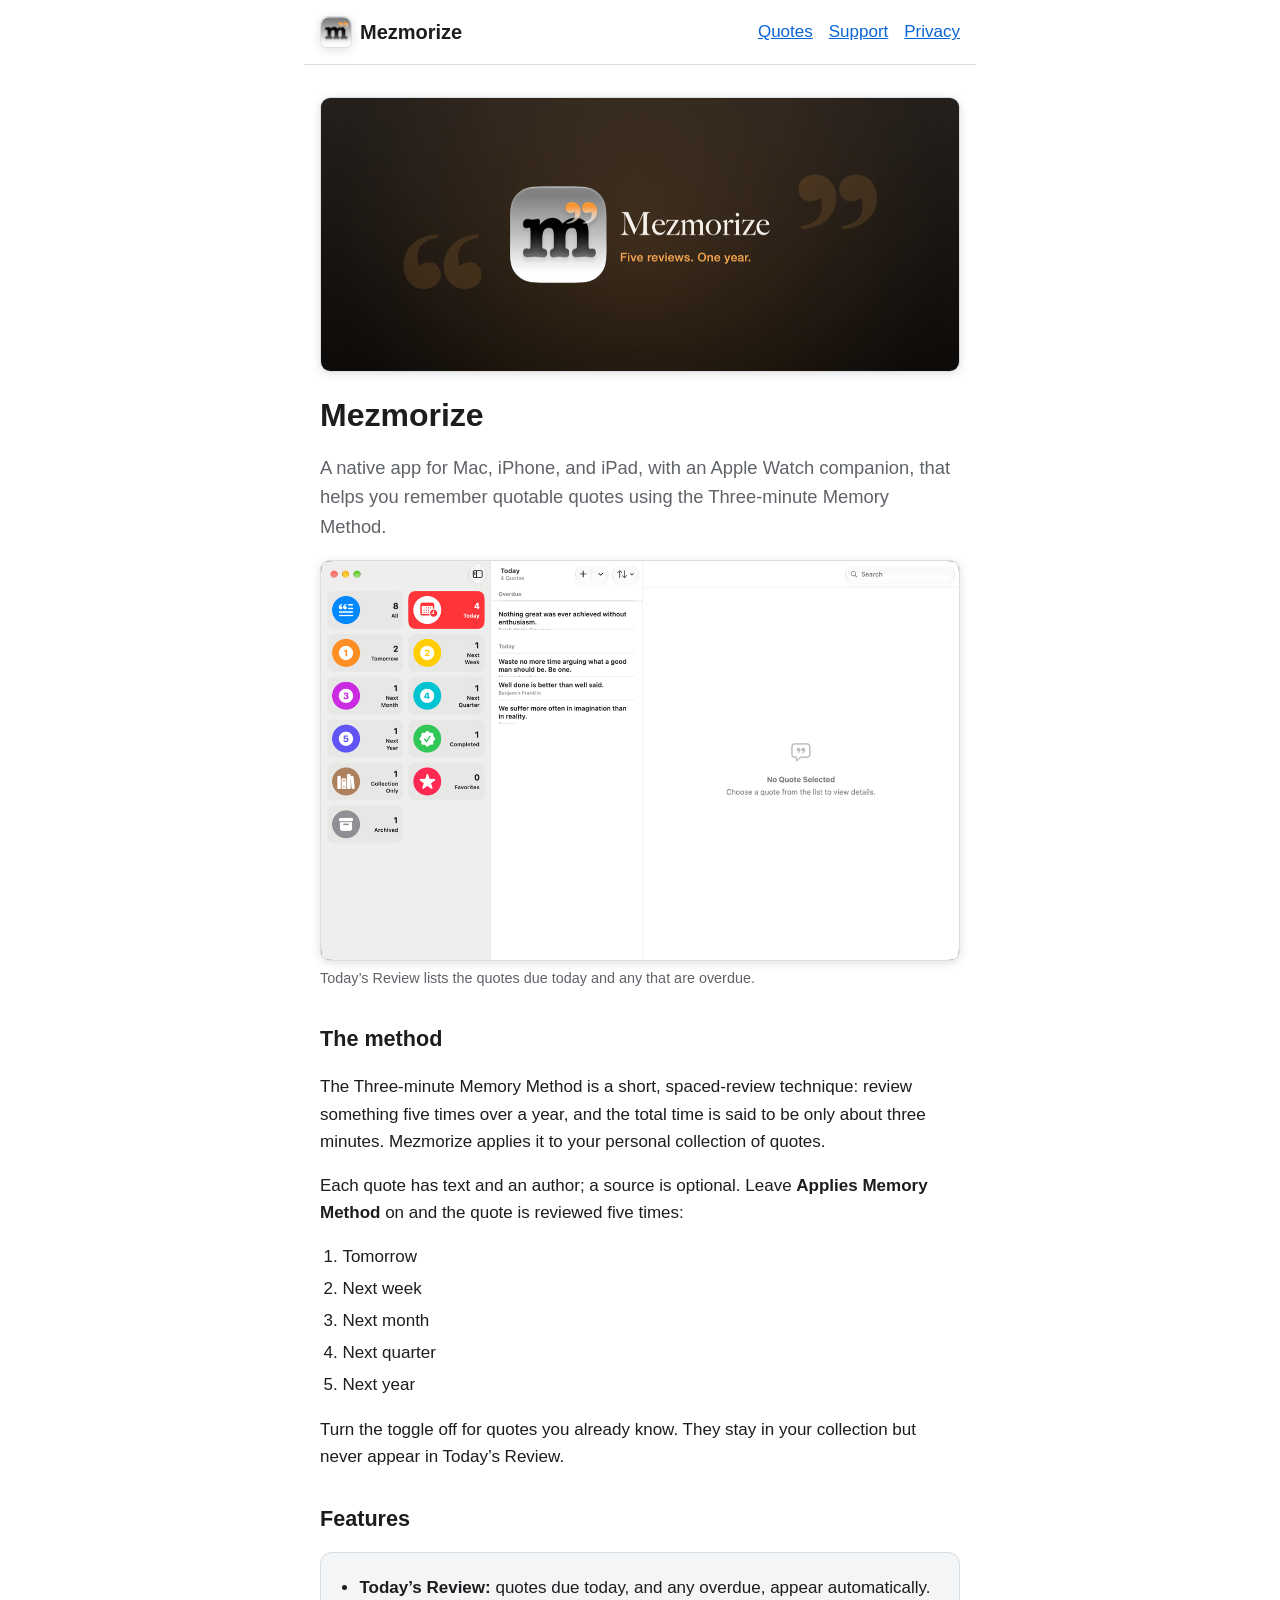
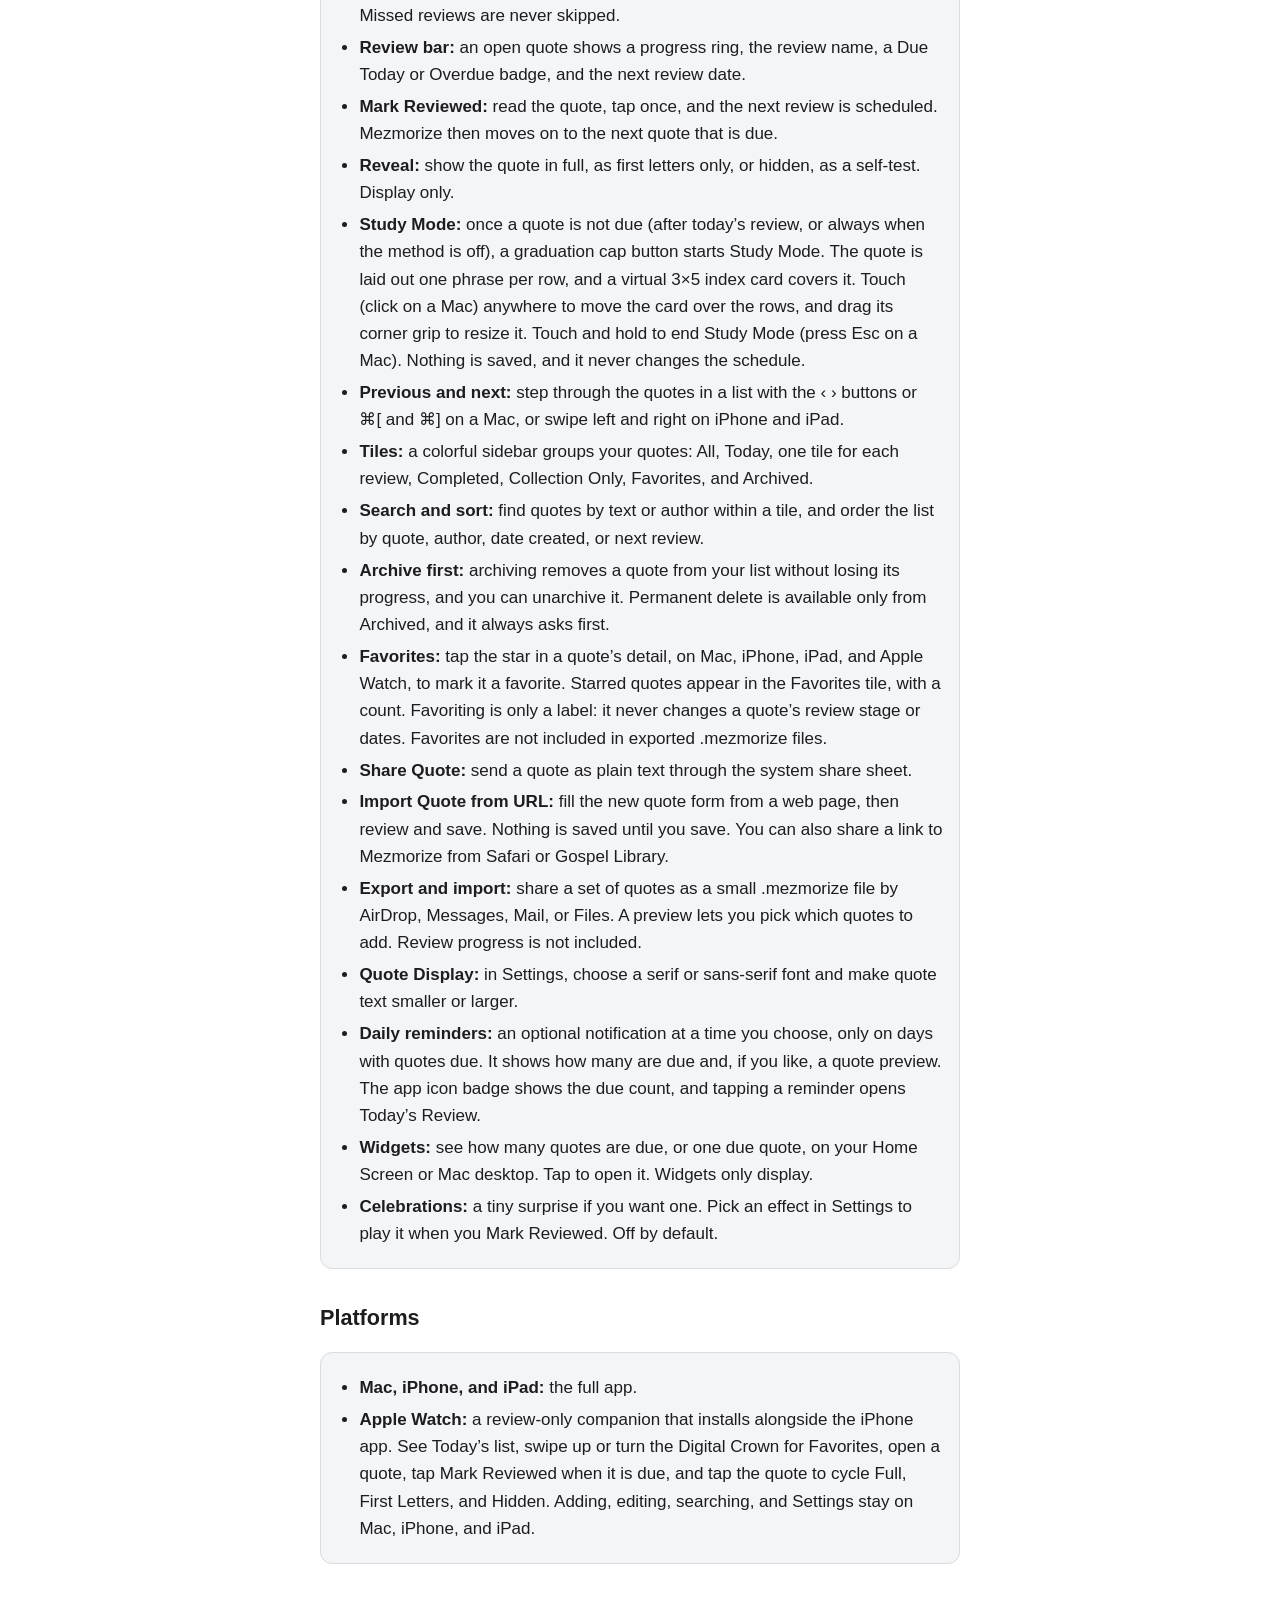
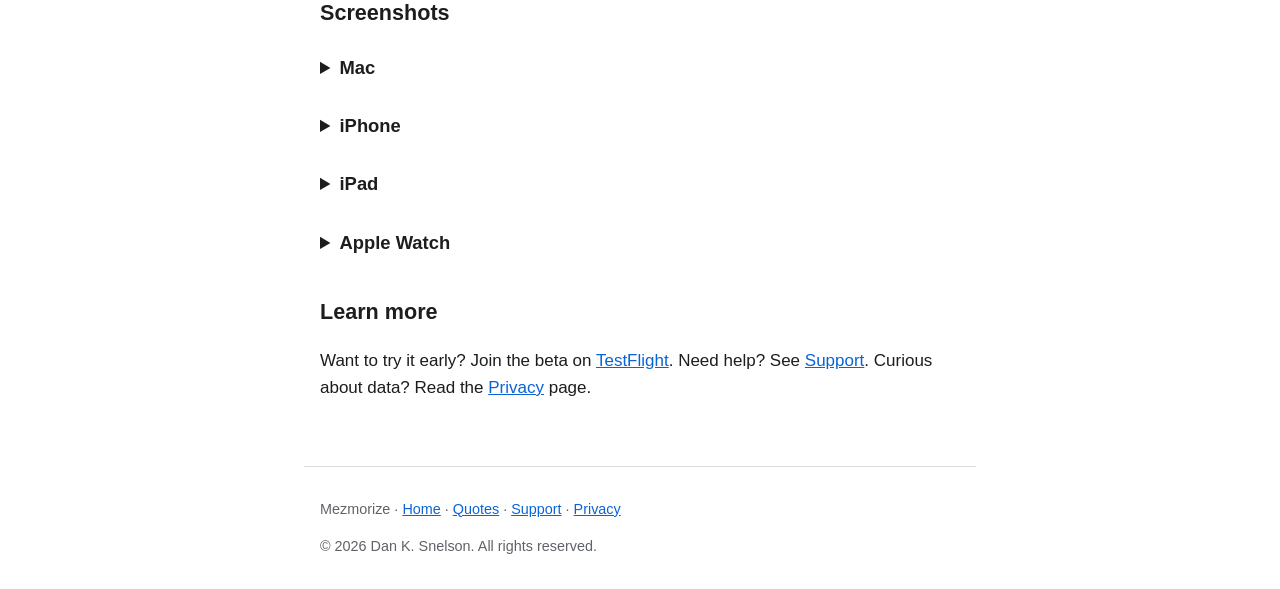
<file: index.html>
<!doctype html>
<html lang="en">
<head>
<meta charset="utf-8">
<meta name="viewport" content="width=device-width, initial-scale=1">
<title>Mezmorize</title>
<meta name="description" content="A native SwiftUI app for Mac, iPhone, iPad, and Apple Watch that helps you remember quotable quotes.">
<link rel="stylesheet" href="style.css">
<script src="lightbox.js" defer></script>
</head>
<body>
<header>
<a class="brand" href="index.html"><img src="images/mezmorize_icon_128.png" alt="" width="32" height="32">Mezmorize</a>
<nav><a href="quotes.html">Quotes</a><a href="support.html">Support</a><a href="privacy.html">Privacy</a></nav>
</header>
<main>
<figure class="shot"><img src="screenshots/web/header/header-1200x514.png" alt="Mezmorize: five reviews, one year." width="1200" height="514" decoding="async"></figure>
<h1>Mezmorize</h1>
<p class="lead">A native app for Mac, iPhone, and iPad, with an Apple Watch companion, that helps you remember quotable quotes using the Three-minute Memory Method.</p>

<figure class="shot hero"><picture><source media="(prefers-color-scheme: dark)" srcset="screenshots/web/mac/01-todays-review-dark.png"><img src="screenshots/web/mac/01-todays-review.png" alt="Mezmorize on Mac: the tile sidebar, the Today&rsquo;s Review list with one overdue quote and three due today, and a quote open with its review bar." width="1200" height="750" decoding="async"></picture><figcaption>Today&rsquo;s Review lists the quotes due today and any that are overdue.</figcaption></figure>

<h2>The method</h2>
<p>The Three-minute Memory Method is a short, spaced-review technique: review something five times over a year, and the total time is said to be only about three minutes. Mezmorize applies it to your personal collection of quotes.</p>
<p>Each quote has text and an author; a source is optional. Leave <strong>Applies Memory Method</strong> on and the quote is reviewed five times:</p>
<ol>
<li>Tomorrow</li>
<li>Next week</li>
<li>Next month</li>
<li>Next quarter</li>
<li>Next year</li>
</ol>
<p>Turn the toggle off for quotes you already know. They stay in your collection but never appear in Today&rsquo;s Review.</p>

<h2>Features</h2>
<div class="card">
<ul>
<li><strong>Today&rsquo;s Review:</strong> quotes due today, and any overdue, appear automatically. Missed reviews are never skipped.</li>
<li><strong>Review bar:</strong> an open quote shows a progress ring, the review name, a Due Today or Overdue badge, and the next review date.</li>
<li><strong>Mark Reviewed:</strong> read the quote, tap once, and the next review is scheduled. Mezmorize then moves on to the next quote that is due.</li>
<li><strong>Reveal:</strong> show the quote in full, as first letters only, or hidden, as a self-test. Display only.</li>
<li><strong>Study Mode:</strong> once a quote is not due (after today&rsquo;s review, or always when the method is off), a graduation cap button starts Study Mode. The quote is laid out one phrase per row, and a virtual 3&times;5 index card covers it. Touch (click on a Mac) anywhere to move the card over the rows, and drag its corner grip to resize it. Touch and hold to end Study Mode (press Esc on a Mac). Nothing is saved, and it never changes the schedule.</li>
<li><strong>Previous and next:</strong> step through the quotes in a list with the &lsaquo; &rsaquo; buttons or &#8984;[ and &#8984;] on a Mac, or swipe left and right on iPhone and iPad.</li>
<li><strong>Tiles:</strong> a colorful sidebar groups your quotes: All, Today, one tile for each review, Completed, Collection Only, Favorites, and Archived.</li>
<li><strong>Search and sort:</strong> find quotes by text or author within a tile, and order the list by quote, author, date created, or next review.</li>
<li><strong>Archive first:</strong> archiving removes a quote from your list without losing its progress, and you can unarchive it. Permanent delete is available only from Archived, and it always asks first.</li>
<li><strong>Favorites:</strong> tap the star in a quote&rsquo;s detail, on Mac, iPhone, iPad, and Apple Watch, to mark it a favorite. Starred quotes appear in the Favorites tile, with a count. Favoriting is only a label: it never changes a quote&rsquo;s review stage or dates. Favorites are not included in exported .mezmorize files.</li>
<li><strong>Share Quote:</strong> send a quote as plain text through the system share sheet.</li>
<li><strong>Import Quote from URL:</strong> fill the new quote form from a web page, then review and save. Nothing is saved until you save. You can also share a link to Mezmorize from Safari or Gospel Library.</li>
<li><strong>Export and import:</strong> share a set of quotes as a small .mezmorize file by AirDrop, Messages, Mail, or Files. A preview lets you pick which quotes to add. Review progress is not included.</li>
<li><strong>Quote Display:</strong> in Settings, choose a serif or sans-serif font and make quote text smaller or larger.</li>
<li><strong>Daily reminders:</strong> an optional notification at a time you choose, only on days with quotes due. It shows how many are due and, if you like, a quote preview. The app icon badge shows the due count, and tapping a reminder opens Today&rsquo;s Review.</li>
<li><strong>Widgets:</strong> see how many quotes are due, or one due quote, on your Home Screen or Mac desktop. Tap to open it. Widgets only display.</li>
<li><strong>Celebrations:</strong> a tiny surprise if you want one. Pick an effect in Settings to play it when you Mark Reviewed. Off by default.</li>
</ul>
</div>

<h2>Platforms</h2>
<div class="card">
<ul>
<li><strong>Mac, iPhone, and iPad:</strong> the full app.</li>
<li><strong>Apple Watch:</strong> a review-only companion that installs alongside the iPhone app. See Today&rsquo;s list, swipe up or turn the Digital Crown for Favorites, open a quote, tap Mark Reviewed when it is due, and tap the quote to cycle Full, First Letters, and Hidden. Adding, editing, searching, and Settings stay on Mac, iPhone, and iPad.</li>
</ul>
</div>

<h2>Screenshots</h2>
<details class="platform">
<summary>Mac</summary>
<div class="shots">
<figure class="shot"><picture><source media="(prefers-color-scheme: dark)" srcset="screenshots/web/mac/02-quote-detail-dark.png"><img src="screenshots/web/mac/02-quote-detail.png" alt="A quote open on Mac, with the review bar at the bottom showing a progress ring, the 1-week review, a Due Today badge, the next review date, and a Mark Reviewed button." loading="lazy" decoding="async" width="1200" height="750"></picture><figcaption>Open a quote, check the review bar, then tap Mark Reviewed to schedule the next review.</figcaption></figure>
<figure class="shot"><img src="screenshots/web/mac/03-study-mode.png" alt="Study Mode on Mac: the Epictetus quote laid out one phrase per row, with its first phrase visible above a lined 3x5 index card that hides the rest. The quote list beside it is blurred." loading="lazy" decoding="async" width="1200" height="750"><figcaption>Study Mode: a 3&times;5 card hides the rest of the quote. Move it down to reveal one phrase at a time.</figcaption></figure>
<figure class="shot"><img src="screenshots/web/mac/04-reveal-hidden.png" alt="A quote on Mac with its words replaced by dashes so you can test yourself." loading="lazy" decoding="async" width="1200" height="750"><figcaption>Reveal: cycle a quote between Full, First Letters, and Hidden to test yourself.</figcaption></figure>
<figure class="shot"><img src="screenshots/web/mac/05-search.png" alt="Searching within a collection of quotes by text or author." loading="lazy" decoding="async" width="1200" height="750"><figcaption>Search within a collection by text or author.</figcaption></figure>
<figure class="shot"><img src="screenshots/web/mac/06-new-quote.png" alt="The new quote form with fields for the quote text, author, and optional source." loading="lazy" decoding="async" width="1200" height="750"><figcaption>Add a quote with its text, author, and optional source.</figcaption></figure>
<figure class="shot"><img src="screenshots/web/mac/07-import-url.png" alt="The Import from URL screen, which fills the new quote form from a web page." loading="lazy" decoding="async" width="1200" height="750"><figcaption>Import from URL fills the new quote form from a web page. Review it, then save.</figcaption></figure>
</div>
</details>

<details class="platform">
<summary>iPhone</summary>
<div class="phones">
<figure><picture><source media="(prefers-color-scheme: dark)" srcset="screenshots/web/iphone/08-todays-review-dark.png"><img src="screenshots/web/iphone/02-todays-review.png" alt="Today&rsquo;s Review on iPhone, listing one overdue quote and three due today, with a button to add a quote." loading="lazy" decoding="async" width="460" height="1000"></picture><figcaption>Today&rsquo;s Review: quotes due today and any overdue.</figcaption></figure>
<figure><img src="screenshots/web/iphone/03-quote-detail.png" alt="A quote on iPhone with the review bar at the bottom: a progress ring, the review name, a Due Today badge, and a button to mark it reviewed." loading="lazy" decoding="async" width="460" height="1000"><figcaption>Check the review bar, then Mark Reviewed.</figcaption></figure>
<figure><img src="screenshots/web/iphone/04-study-mode.png" alt="Study Mode on iPhone: the Epictetus quote with its first phrase visible above a lined 3x5 index card that hides the rest." loading="lazy" decoding="async" width="460" height="1000"><figcaption>Study Mode: a 3&times;5 card hides the rest of the quote.</figcaption></figure>
<figure><img src="screenshots/web/iphone/06-search.png" alt="Searching for an author on iPhone, with matching quotes listed above the search field." loading="lazy" decoding="async" width="460" height="1000"><figcaption>Search by text or author.</figcaption></figure>
</div>
</details>

<details class="platform">
<summary>iPad</summary>
<div class="shots">
<figure><picture><source media="(prefers-color-scheme: dark)" srcset="screenshots/web/ipad/07-todays-review-dark.png"><img src="screenshots/web/ipad/01-todays-review.png" alt="Today&rsquo;s Review on iPad, listing the quotes that are due today and any that are overdue." loading="lazy" decoding="async" width="1000" height="750"></picture><figcaption>Today&rsquo;s Review: quotes due today and any overdue.</figcaption></figure>
<figure><img src="screenshots/web/ipad/02-quote-detail.png" alt="A quote on iPad with the review bar at the bottom showing progress and a Mark Reviewed button." loading="lazy" decoding="async" width="1000" height="750"><figcaption>Check the review bar, then Mark Reviewed.</figcaption></figure>
<figure><img src="screenshots/web/ipad/03-study-mode.png" alt="Study Mode on iPad: the Epictetus quote with its first phrase visible above a lined 3x5 index card that hides the rest. The list column is blurred." loading="lazy" decoding="async" width="1000" height="750"><figcaption>Study Mode: a 3&times;5 card hides the rest of the quote. Move it down to reveal one phrase at a time.</figcaption></figure>
<figure><img src="screenshots/web/ipad/05-search.png" alt="Searching for quotes by text or author on iPad." loading="lazy" decoding="async" width="1000" height="750"><figcaption>Search by text or author.</figcaption></figure>
</div>
</details>

<details class="platform">
<summary>Apple Watch</summary>
<div class="phones">
<figure><img src="screenshots/web/watch/01-today.png" alt="Today list on Apple Watch: quotes that are overdue, then due today." loading="lazy" decoding="async" width="416" height="496"><figcaption>Today lists the quotes that are due.</figcaption></figure>
<figure><img src="screenshots/web/watch/02-quote-detail.png" alt="A quote on Apple Watch with its author and review progress." loading="lazy" decoding="async" width="416" height="496"><figcaption>Open a quote to see its progress.</figcaption></figure>
<figure><img src="screenshots/web/watch/03-reveal-hidden.png" alt="A quote on Apple Watch with its text hidden." loading="lazy" decoding="async" width="416" height="496"><figcaption>Tap the quote to cycle Full, First Letters, and Hidden.</figcaption></figure>
</div>
</details>

<h2>Learn more</h2>
<p>Want to try it early? Join the beta on <a href="testflight.html">TestFlight</a>. Need help? See <a href="support.html">Support</a>. Curious about data? Read the <a href="privacy.html">Privacy</a> page.</p>
</main>
<footer>
<p>Mezmorize &middot; <a href="index.html">Home</a> &middot; <a href="quotes.html">Quotes</a> &middot; <a href="support.html">Support</a> &middot; <a href="privacy.html">Privacy</a></p>
<p>&copy; 2026 Dan K. Snelson. All rights reserved.</p>
</footer>
</body>
</html>
</file>
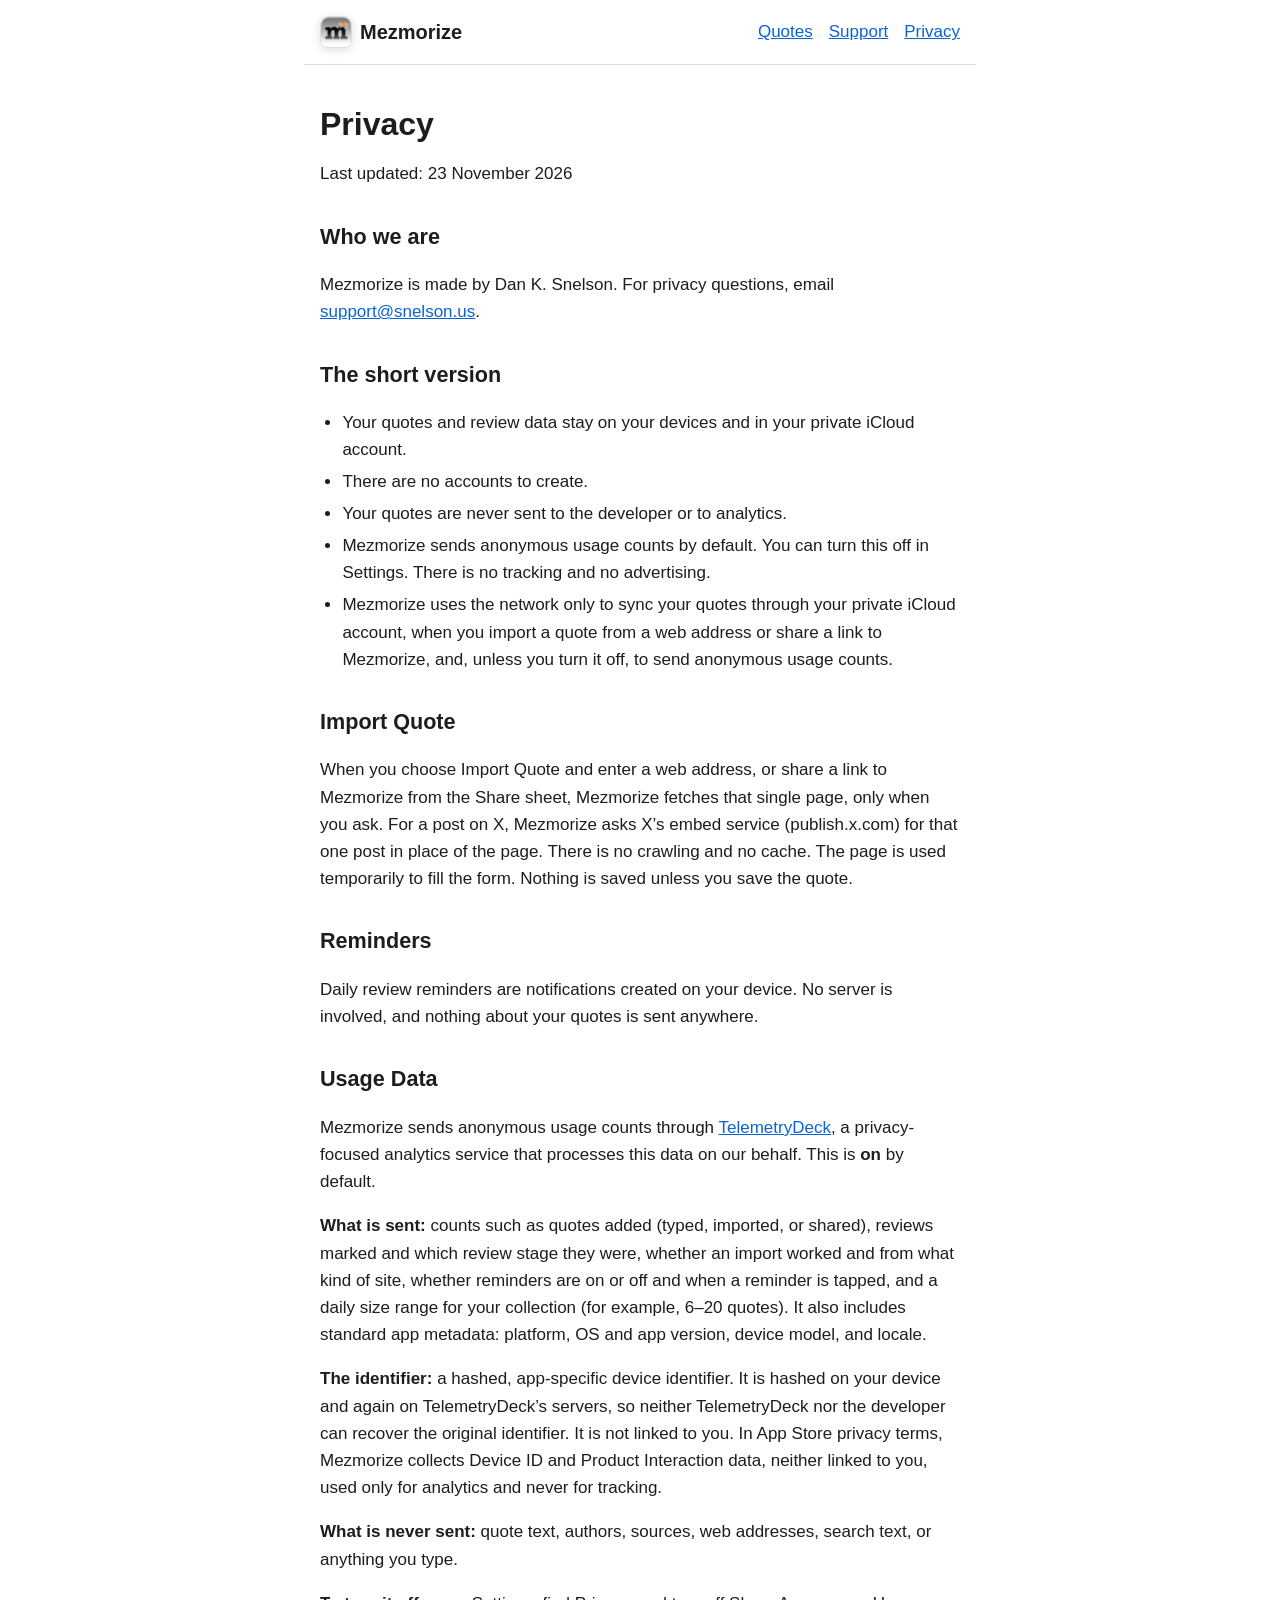
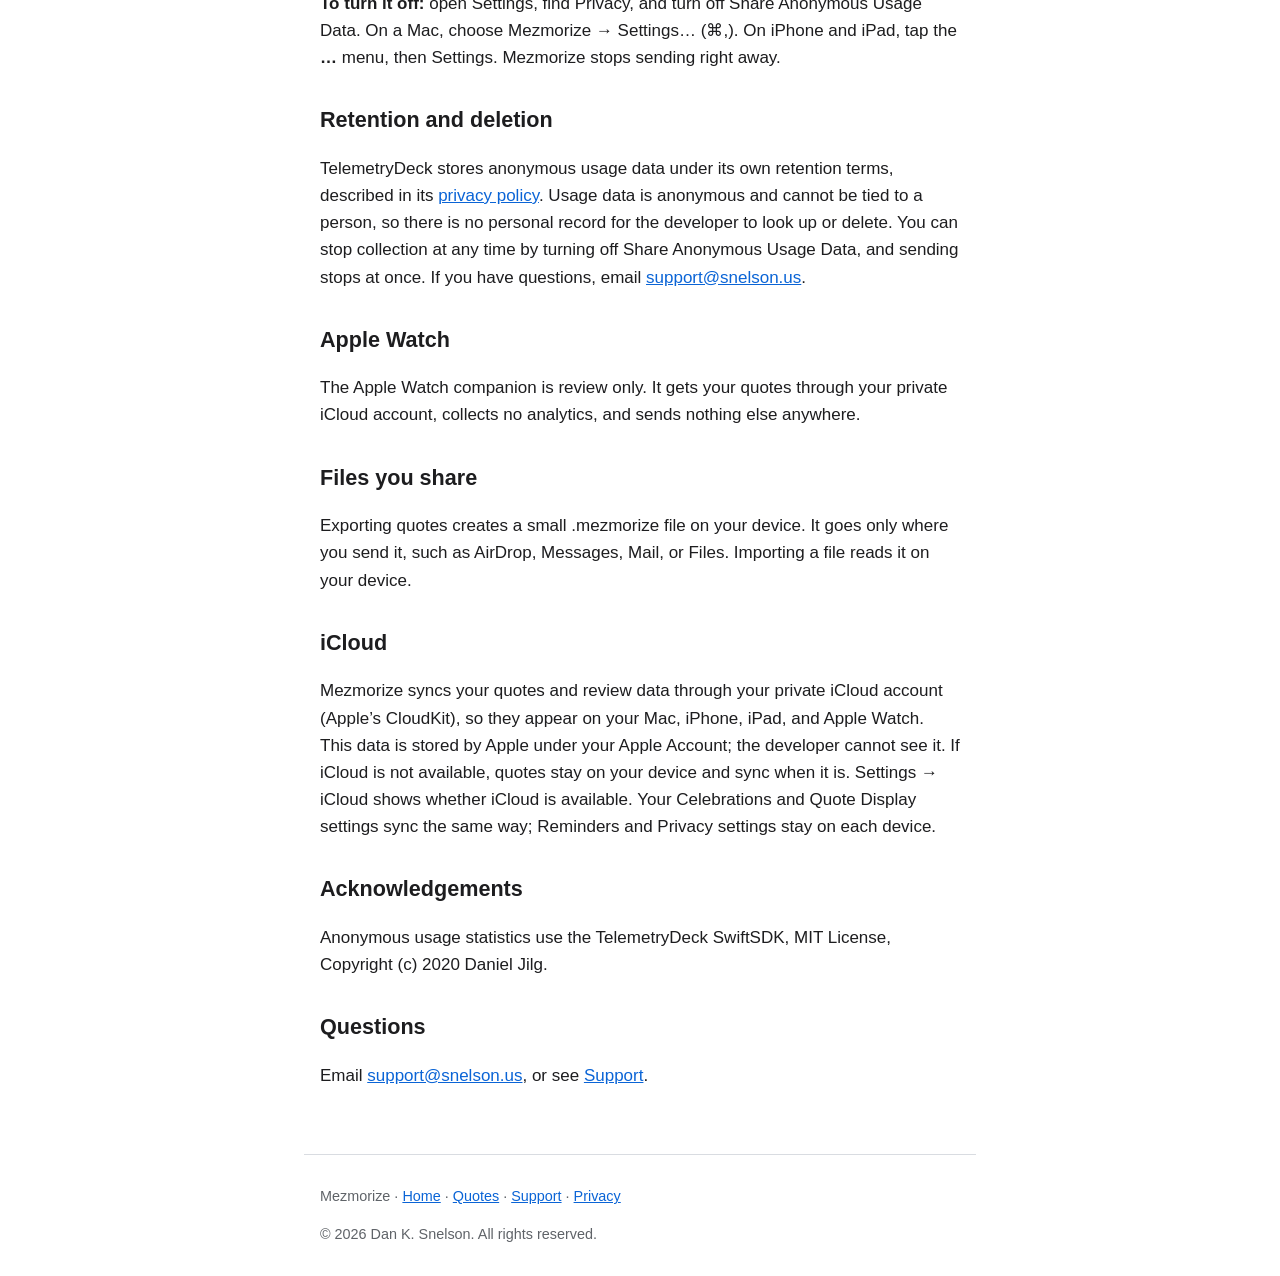
<file: privacy.html>
<!doctype html>
<html lang="en">
<head>
<meta charset="utf-8">
<meta name="viewport" content="width=device-width, initial-scale=1">
<title>Mezmorize Privacy</title>
<meta name="description" content="Mezmorize privacy policy.">
<link rel="stylesheet" href="style.css">
</head>
<body>
<header>
<a class="brand" href="index.html"><img src="images/mezmorize_icon_128.png" alt="" width="32" height="32">Mezmorize</a>
<nav><a href="quotes.html">Quotes</a><a href="support.html">Support</a><a href="privacy.html">Privacy</a></nav>
</header>
<main>
<h1>Privacy</h1>
<p>Last updated: 23 November 2026</p>
<h2>Who we are</h2>
<p>Mezmorize is made by Dan K. Snelson. For privacy questions, email <a href="mailto:support@snelson.us">support@snelson.us</a>.</p>
<h2>The short version</h2>
<ul>
<li>Your quotes and review data stay on your devices and in your private iCloud account.</li>
<li>There are no accounts to create.</li>
<li>Your quotes are never sent to the developer or to analytics.</li>
<li>Mezmorize sends anonymous usage counts by default. You can turn this off in Settings. There is no tracking and no advertising.</li>
<li>Mezmorize uses the network only to sync your quotes through your private iCloud account, when you import a quote from a web address or share a link to Mezmorize, and, unless you turn it off, to send anonymous usage counts.</li>
</ul>
<h2>Import Quote</h2>
<p>When you choose Import Quote and enter a web address, or share a link to Mezmorize from the Share sheet, Mezmorize fetches that single page, only when you ask. For a post on X, Mezmorize asks X&rsquo;s embed service (publish.x.com) for that one post in place of the page. There is no crawling and no cache. The page is used temporarily to fill the form. Nothing is saved unless you save the quote.</p>
<h2>Reminders</h2>
<p>Daily review reminders are notifications created on your device. No server is involved, and nothing about your quotes is sent anywhere.</p>
<h2>Usage Data</h2>
<p>Mezmorize sends anonymous usage counts through <a href="https://telemetrydeck.com/privacy/">TelemetryDeck</a>, a privacy-focused analytics service that processes this data on our behalf. This is <strong>on</strong> by default.</p>
<p><strong>What is sent:</strong> counts such as quotes added (typed, imported, or shared), reviews marked and which review stage they were, whether an import worked and from what kind of site, whether reminders are on or off and when a reminder is tapped, and a daily size range for your collection (for example, 6&ndash;20 quotes). It also includes standard app metadata: platform, OS and app version, device model, and locale.</p>
<p><strong>The identifier:</strong> a hashed, app-specific device identifier. It is hashed on your device and again on TelemetryDeck&rsquo;s servers, so neither TelemetryDeck nor the developer can recover the original identifier. It is not linked to you. In App Store privacy terms, Mezmorize collects Device ID and Product Interaction data, neither linked to you, used only for analytics and never for tracking.</p>
<p><strong>What is never sent:</strong> quote text, authors, sources, web addresses, search text, or anything you type.</p>
<p><strong>To turn it off:</strong> open Settings, find Privacy, and turn off Share Anonymous Usage Data. On a Mac, choose Mezmorize &rarr; Settings&hellip; (&#8984;,). On iPhone and iPad, tap the <strong>&hellip;</strong> menu, then Settings. Mezmorize stops sending right away.</p>
<h2>Retention and deletion</h2>
<p>TelemetryDeck stores anonymous usage data under its own retention terms, described in its <a href="https://telemetrydeck.com/privacy/">privacy policy</a>. Usage data is anonymous and cannot be tied to a person, so there is no personal record for the developer to look up or delete. You can stop collection at any time by turning off Share Anonymous Usage Data, and sending stops at once. If you have questions, email <a href="mailto:support@snelson.us">support@snelson.us</a>.</p>
<h2>Apple Watch</h2>
<p>The Apple Watch companion is review only. It gets your quotes through your private iCloud account, collects no analytics, and sends nothing else anywhere.</p>
<h2>Files you share</h2>
<p>Exporting quotes creates a small .mezmorize file on your device. It goes only where you send it, such as AirDrop, Messages, Mail, or Files. Importing a file reads it on your device.</p>
<h2>iCloud</h2>
<p>Mezmorize syncs your quotes and review data through your private iCloud account (Apple&rsquo;s CloudKit), so they appear on your Mac, iPhone, iPad, and Apple Watch. This data is stored by Apple under your Apple Account; the developer cannot see it. If iCloud is not available, quotes stay on your device and sync when it is. Settings &rarr; iCloud shows whether iCloud is available. Your Celebrations and Quote Display settings sync the same way; Reminders and Privacy settings stay on each device.</p>
<h2>Acknowledgements</h2>
<p>Anonymous usage statistics use the TelemetryDeck SwiftSDK, MIT License, Copyright (c) 2020 Daniel Jilg.</p>
<h2>Questions</h2>
<p>Email <a href="mailto:support@snelson.us">support@snelson.us</a>, or see <a href="support.html">Support</a>.</p>
</main>
<footer>
<p>Mezmorize &middot; <a href="index.html">Home</a> &middot; <a href="quotes.html">Quotes</a> &middot; <a href="support.html">Support</a> &middot; <a href="privacy.html">Privacy</a></p>
<p>&copy; 2026 Dan K. Snelson. All rights reserved.</p>
</footer>
</body>
</html>
</file>
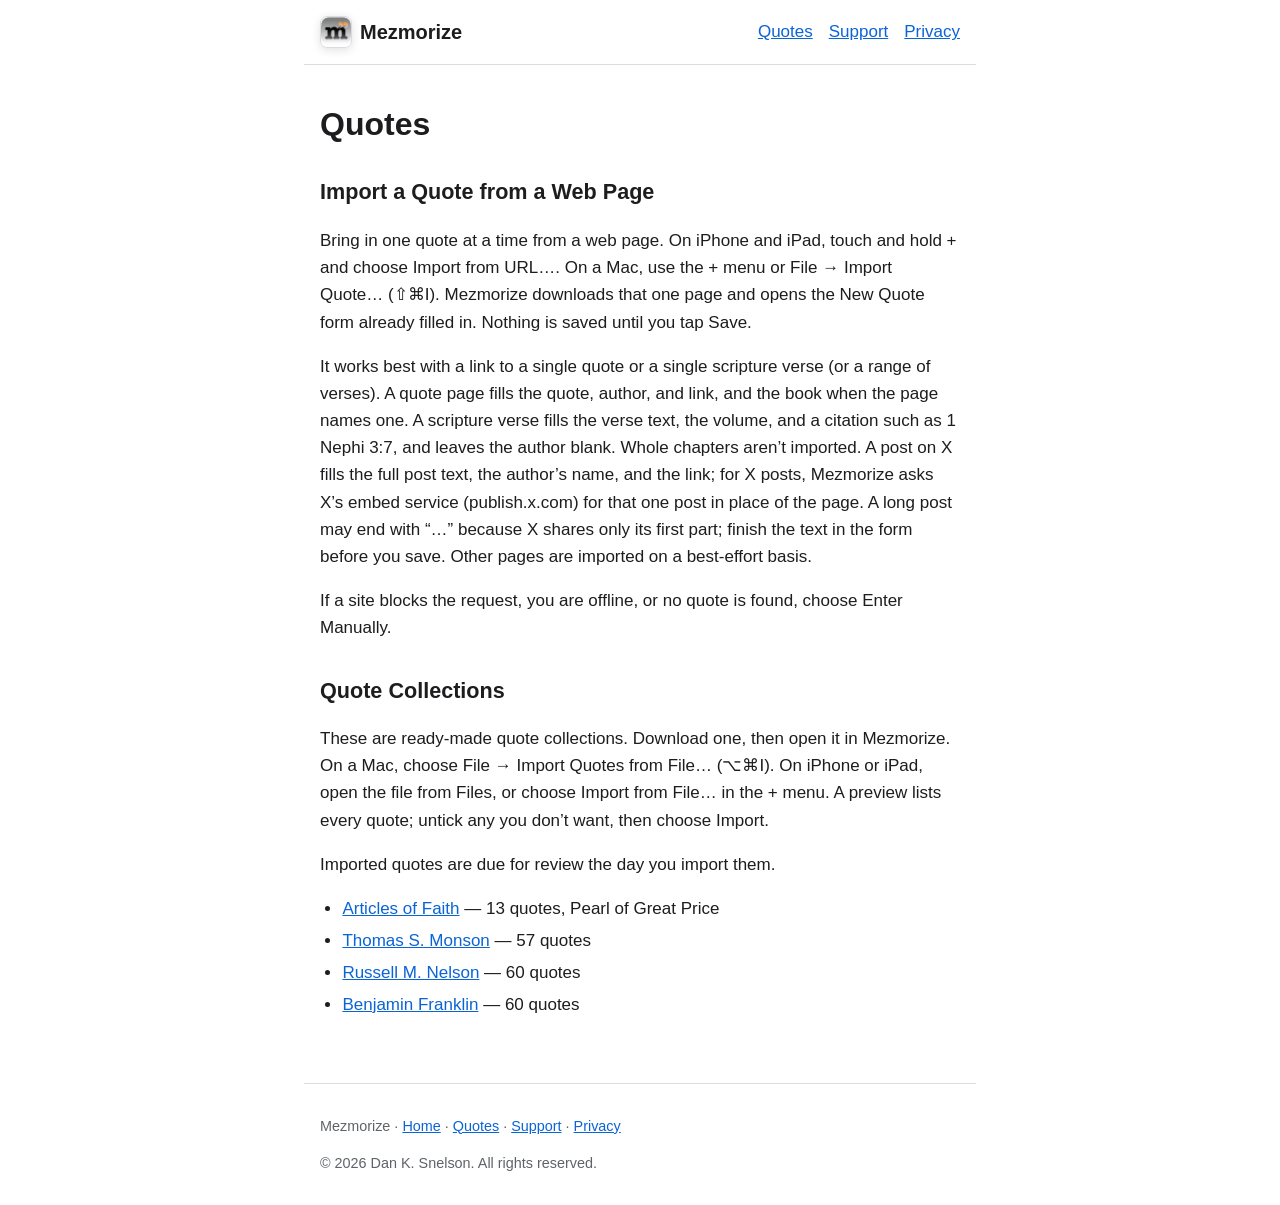
<file: quotes.html>
<!doctype html>
<html lang="en">
<head>
<meta charset="utf-8">
<meta name="viewport" content="width=device-width, initial-scale=1">
<title>Mezmorize Quotes</title>
<meta name="description" content="Ready-made quote collections for Mezmorize.">
<link rel="stylesheet" href="style.css">
</head>
<body>
<header>
<a class="brand" href="index.html"><img src="images/mezmorize_icon_128.png" alt="" width="32" height="32">Mezmorize</a>
<nav><a href="quotes.html">Quotes</a><a href="support.html">Support</a><a href="privacy.html">Privacy</a></nav>
</header>
<main>
<h1>Quotes</h1>
<h2>Import a Quote from a Web Page</h2>
<p>Bring in one quote at a time from a web page. On iPhone and iPad, touch and hold + and choose Import from URL&hellip;. On a Mac, use the + menu or File &rarr; Import Quote&hellip; (&#8679;&#8984;I). Mezmorize downloads that one page and opens the New Quote form already filled in. Nothing is saved until you tap Save.</p>
<p>It works best with a link to a single quote or a single scripture verse (or a range of verses). A quote page fills the quote, author, and link, and the book when the page names one. A scripture verse fills the verse text, the volume, and a citation such as 1 Nephi 3:7, and leaves the author blank. Whole chapters aren&rsquo;t imported. A post on X fills the full post text, the author&rsquo;s name, and the link; for X posts, Mezmorize asks X&rsquo;s embed service (publish.x.com) for that one post in place of the page. A long post may end with &ldquo;&hellip;&rdquo; because X shares only its first part; finish the text in the form before you save. Other pages are imported on a best-effort basis.</p>
<p>If a site blocks the request, you are offline, or no quote is found, choose Enter Manually.</p>
<h2>Quote Collections</h2>
<p>These are ready-made quote collections. Download one, then open it in Mezmorize. On a Mac, choose File &rarr; Import Quotes from File&hellip; (&#8997;&#8984;I). On iPhone or iPad, open the file from Files, or choose Import from File&hellip; in the + menu. A preview lists every quote; untick any you don&rsquo;t want, then choose Import.</p>
<p>Imported quotes are due for review the day you import them.</p>
<ul>
<li><a href="quotes/Articles%20of%20Faith.mezmorize" download>Articles of Faith</a> &mdash; 13 quotes, Pearl of Great Price</li>
<li><a href="quotes/Thomas%20S.%20Monson.mezmorize" download>Thomas S. Monson</a> &mdash; 57 quotes</li>
<li><a href="quotes/Russel%20M.%20Nelson.mezmorize" download>Russell M. Nelson</a> &mdash; 60 quotes</li>
<li><a href="quotes/Benjamin%20Franklin.mezmorize" download>Benjamin Franklin</a> &mdash; 60 quotes</li>
</ul>
</main>
<footer>
<p>Mezmorize &middot; <a href="index.html">Home</a> &middot; <a href="quotes.html">Quotes</a> &middot; <a href="support.html">Support</a> &middot; <a href="privacy.html">Privacy</a></p>
<p>&copy; 2026 Dan K. Snelson. All rights reserved.</p>
</footer>
</body>
</html>
</file>
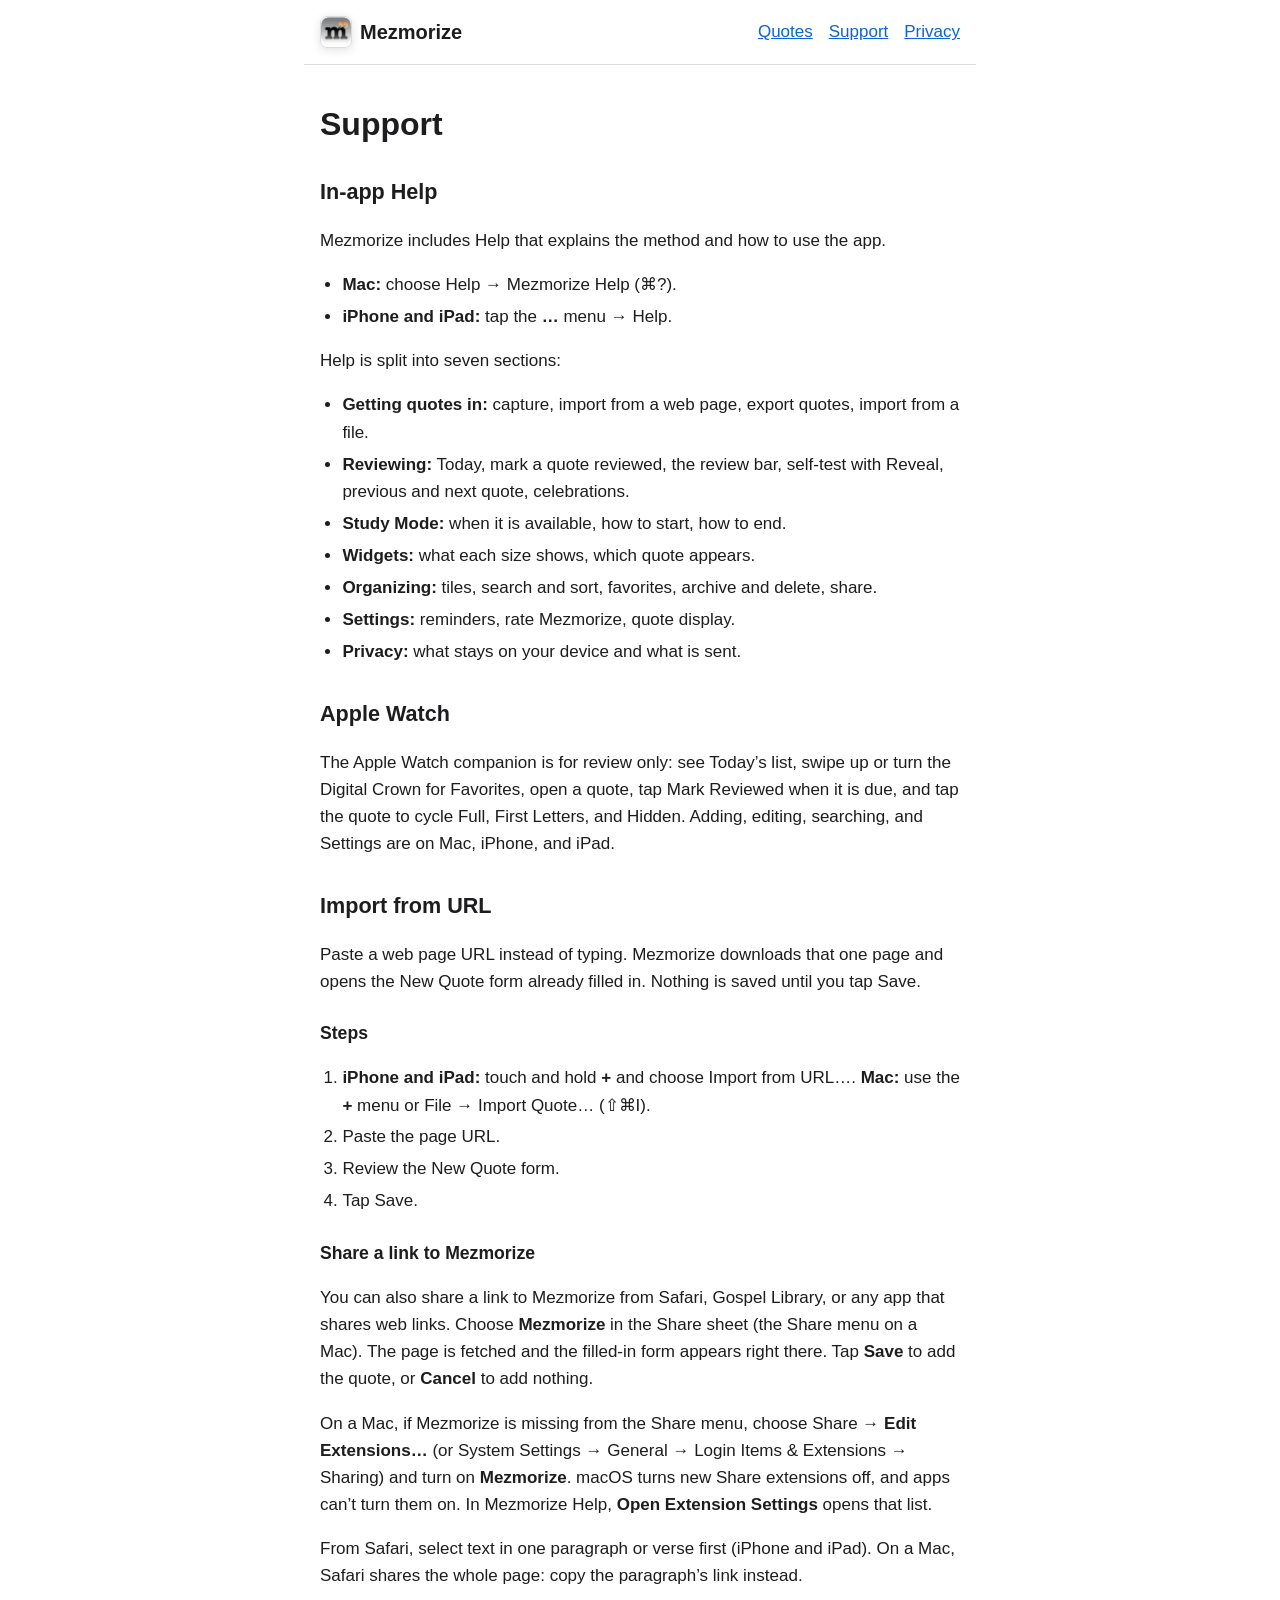
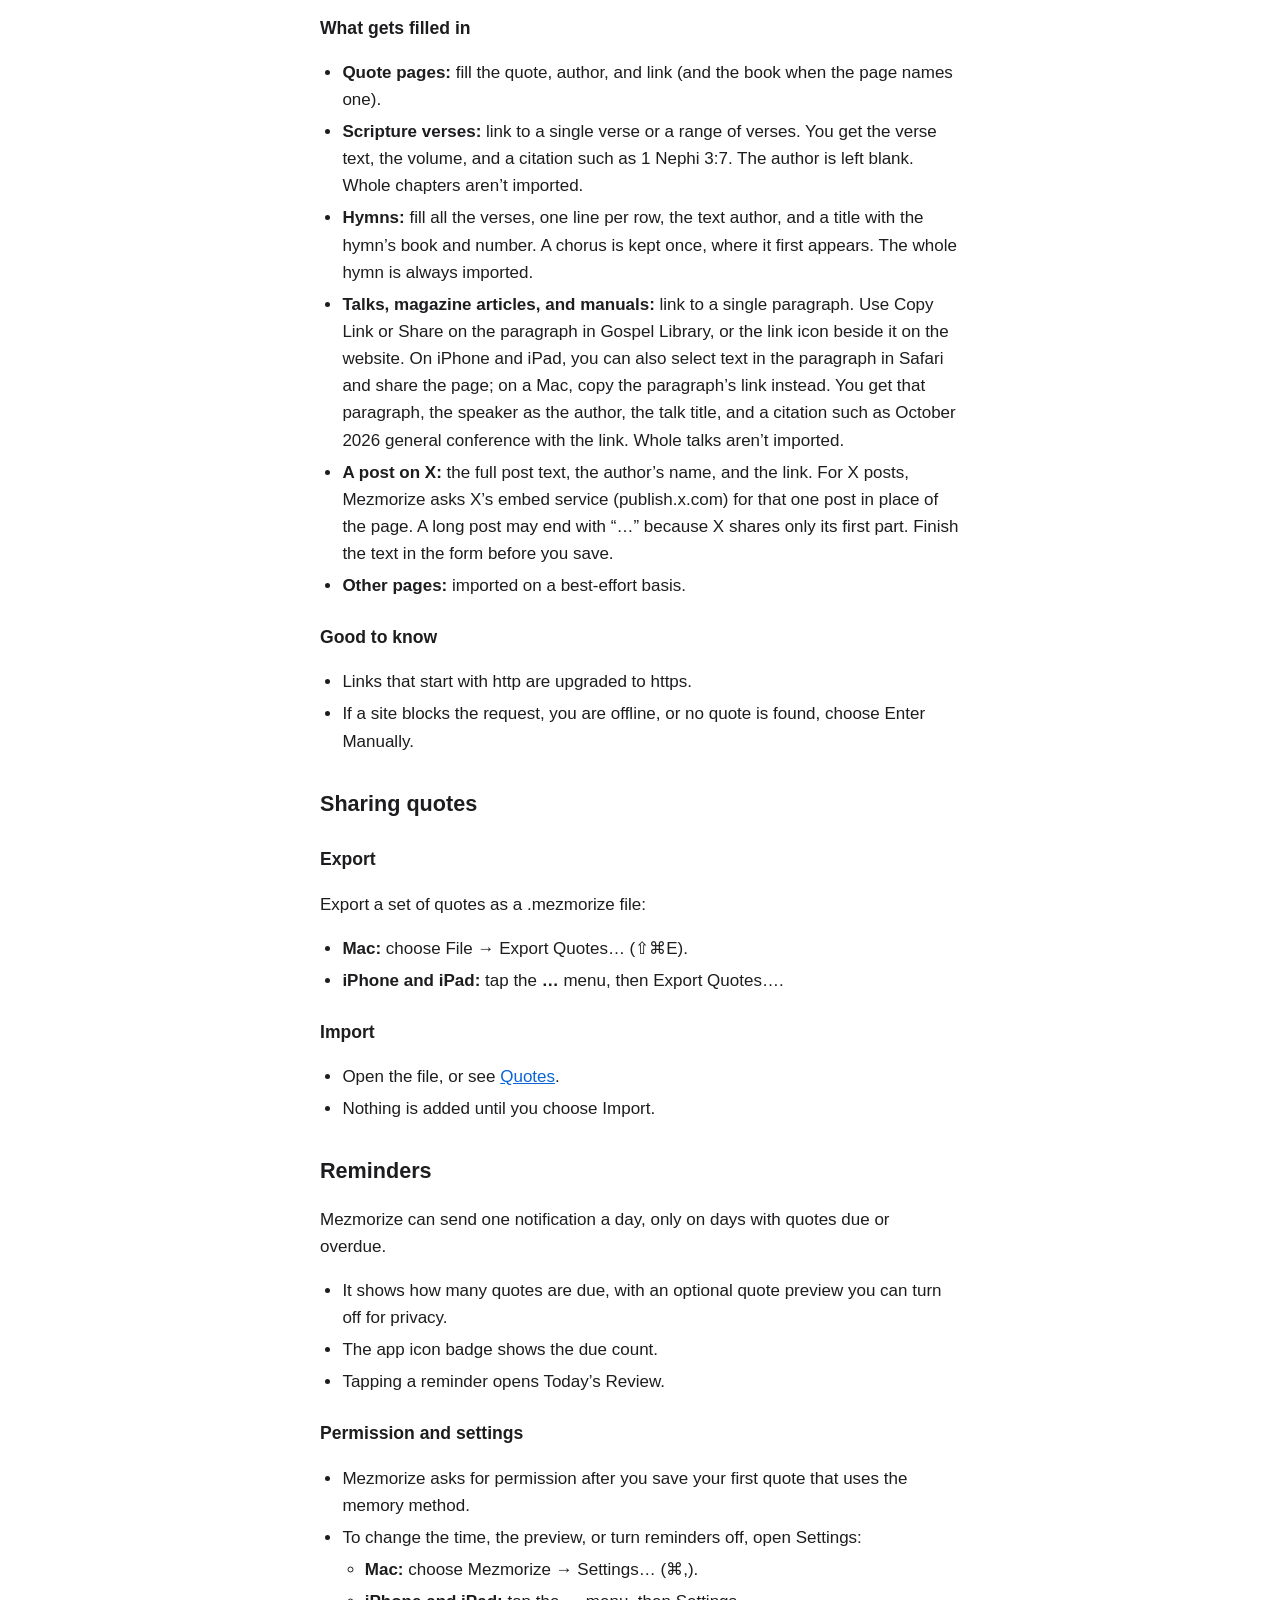
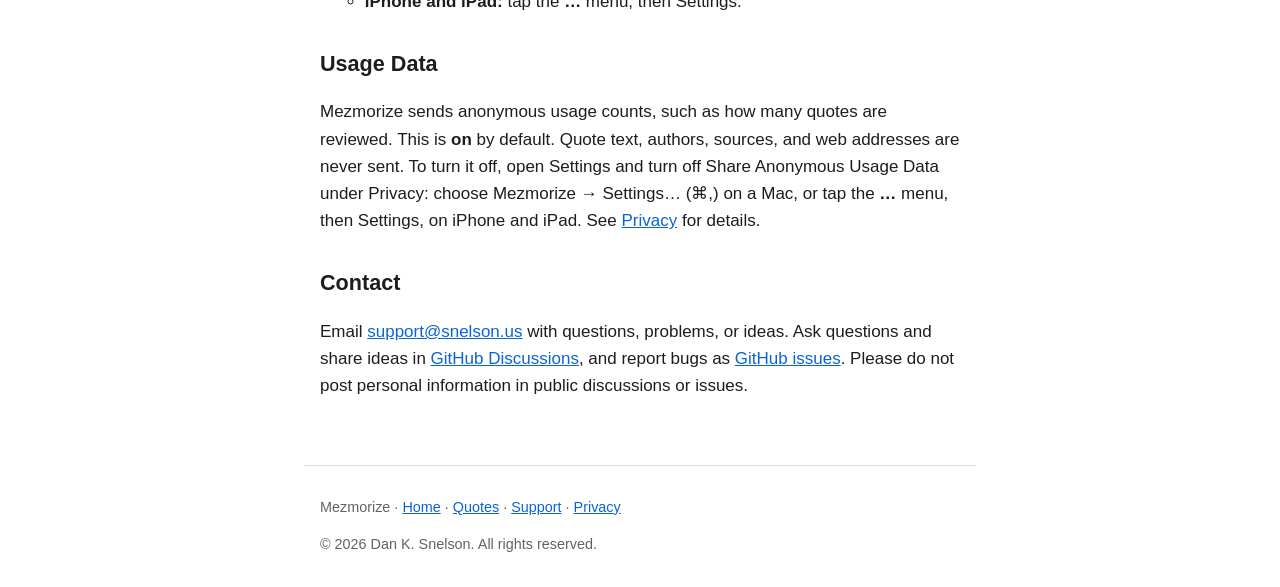
<file: support.html>
<!doctype html>
<html lang="en">
<head>
<meta charset="utf-8">
<meta name="viewport" content="width=device-width, initial-scale=1">
<title>Mezmorize Support</title>
<meta name="description" content="How to get help with Mezmorize.">
<link rel="stylesheet" href="style.css">
</head>
<body>
<header>
<a class="brand" href="index.html"><img src="images/mezmorize_icon_128.png" alt="" width="32" height="32">Mezmorize</a>
<nav><a href="quotes.html">Quotes</a><a href="support.html">Support</a><a href="privacy.html">Privacy</a></nav>
</header>
<main>
<h1>Support</h1>
<h2>In-app Help</h2>
<p>Mezmorize includes Help that explains the method and how to use the app.</p>
<ul>
<li><strong>Mac:</strong> choose Help &rarr; Mezmorize Help (&#8984;?).</li>
<li><strong>iPhone and iPad:</strong> tap the <strong>&hellip;</strong> menu &rarr; Help.</li>
</ul>
<p>Help is split into seven sections:</p>
<ul>
<li><strong>Getting quotes in:</strong> capture, import from a web page, export quotes, import from a file.</li>
<li><strong>Reviewing:</strong> Today, mark a quote reviewed, the review bar, self-test with Reveal, previous and next quote, celebrations.</li>
<li><strong>Study Mode:</strong> when it is available, how to start, how to end.</li>
<li><strong>Widgets:</strong> what each size shows, which quote appears.</li>
<li><strong>Organizing:</strong> tiles, search and sort, favorites, archive and delete, share.</li>
<li><strong>Settings:</strong> reminders, rate Mezmorize, quote display.</li>
<li><strong>Privacy:</strong> what stays on your device and what is sent.</li>
</ul>
<h2>Apple Watch</h2>
<p>The Apple Watch companion is for review only: see Today&rsquo;s list, swipe up or turn the Digital Crown for Favorites, open a quote, tap Mark Reviewed when it is due, and tap the quote to cycle Full, First Letters, and Hidden. Adding, editing, searching, and Settings are on Mac, iPhone, and iPad.</p>
<h2>Import from URL</h2>
<p>Paste a web page URL instead of typing. Mezmorize downloads that one page and opens the New Quote form already filled in. Nothing is saved until you tap Save.</p>
<h3>Steps</h3>
<ol>
<li><strong>iPhone and iPad:</strong> touch and hold <strong>+</strong> and choose Import from URL&hellip;. <strong>Mac:</strong> use the <strong>+</strong> menu or File &rarr; Import Quote&hellip; (&#8679;&#8984;I).</li>
<li>Paste the page URL.</li>
<li>Review the New Quote form.</li>
<li>Tap Save.</li>
</ol>
<h3>Share a link to Mezmorize</h3>
<p>You can also share a link to Mezmorize from Safari, Gospel Library, or any app that shares web links. Choose <strong>Mezmorize</strong> in the Share sheet (the Share menu on a Mac). The page is fetched and the filled-in form appears right there. Tap <strong>Save</strong> to add the quote, or <strong>Cancel</strong> to add nothing.</p>
<p>On a Mac, if Mezmorize is missing from the Share menu, choose Share &rarr; <strong>Edit Extensions&hellip;</strong> (or System Settings &rarr; General &rarr; Login Items &amp; Extensions &rarr; Sharing) and turn on <strong>Mezmorize</strong>. macOS turns new Share extensions off, and apps can&rsquo;t turn them on. In Mezmorize Help, <strong>Open Extension Settings</strong> opens that list.</p>
<p>From Safari, select text in one paragraph or verse first (iPhone and iPad). On a Mac, Safari shares the whole page: copy the paragraph&rsquo;s link instead.</p>
<h3>What gets filled in</h3>
<ul>
<li><strong>Quote pages:</strong> fill the quote, author, and link (and the book when the page names one).</li>
<li><strong>Scripture verses:</strong> link to a single verse or a range of verses. You get the verse text, the volume, and a citation such as 1 Nephi 3:7. The author is left blank. Whole chapters aren&rsquo;t imported.</li>
<li><strong>Hymns:</strong> fill all the verses, one line per row, the text author, and a title with the hymn&rsquo;s book and number. A chorus is kept once, where it first appears. The whole hymn is always imported.</li>
<li><strong>Talks, magazine articles, and manuals:</strong> link to a single paragraph. Use Copy Link or Share on the paragraph in Gospel Library, or the link icon beside it on the website. On iPhone and iPad, you can also select text in the paragraph in Safari and share the page; on a Mac, copy the paragraph&rsquo;s link instead. You get that paragraph, the speaker as the author, the talk title, and a citation such as October 2026 general conference with the link. Whole talks aren&rsquo;t imported.</li>
<li><strong>A post on X:</strong> the full post text, the author&rsquo;s name, and the link. For X posts, Mezmorize asks X&rsquo;s embed service (publish.x.com) for that one post in place of the page. A long post may end with &ldquo;&hellip;&rdquo; because X shares only its first part. Finish the text in the form before you save.</li>
<li><strong>Other pages:</strong> imported on a best-effort basis.</li>
</ul>
<h3>Good to know</h3>
<ul>
<li>Links that start with http are upgraded to https.</li>
<li>If a site blocks the request, you are offline, or no quote is found, choose Enter Manually.</li>
</ul>
<h2>Sharing quotes</h2>
<h3>Export</h3>
<p>Export a set of quotes as a .mezmorize file:</p>
<ul>
<li><strong>Mac:</strong> choose File &rarr; Export Quotes&hellip; (&#8679;&#8984;E).</li>
<li><strong>iPhone and iPad:</strong> tap the <strong>&hellip;</strong> menu, then Export Quotes&hellip;.</li>
</ul>
<h3>Import</h3>
<ul>
<li>Open the file, or see <a href="quotes.html">Quotes</a>.</li>
<li>Nothing is added until you choose Import.</li>
</ul>
<h2>Reminders</h2>
<p>Mezmorize can send one notification a day, only on days with quotes due or overdue.</p>
<ul>
<li>It shows how many quotes are due, with an optional quote preview you can turn off for privacy.</li>
<li>The app icon badge shows the due count.</li>
<li>Tapping a reminder opens Today&rsquo;s Review.</li>
</ul>
<h3>Permission and settings</h3>
<ul>
<li>Mezmorize asks for permission after you save your first quote that uses the memory method.</li>
<li>To change the time, the preview, or turn reminders off, open Settings:
<ul>
<li><strong>Mac:</strong> choose Mezmorize &rarr; Settings&hellip; (&#8984;,).</li>
<li><strong>iPhone and iPad:</strong> tap the <strong>&hellip;</strong> menu, then Settings.</li>
</ul>
</li>
</ul>
<h2>Usage Data</h2>
<p>Mezmorize sends anonymous usage counts, such as how many quotes are reviewed. This is <strong>on</strong> by default. Quote text, authors, sources, and web addresses are never sent. To turn it off, open Settings and turn off Share Anonymous Usage Data under Privacy: choose Mezmorize &rarr; Settings&hellip; (&#8984;,) on a Mac, or tap the <strong>&hellip;</strong> menu, then Settings, on iPhone and iPad. See <a href="privacy.html">Privacy</a> for details.</p>
<h2>Contact</h2>
<p>Email <a href="mailto:support@snelson.us">support@snelson.us</a> with questions, problems, or ideas. Ask questions and share ideas in <a href="https://github.com/dan-snelson/mezmorize-app/discussions/categories/help-q-a">GitHub Discussions</a>, and report bugs as <a href="https://github.com/dan-snelson/mezmorize-app/issues">GitHub issues</a>. Please do not post personal information in public discussions or issues.</p>
</main>
<footer>
<p>Mezmorize &middot; <a href="index.html">Home</a> &middot; <a href="quotes.html">Quotes</a> &middot; <a href="support.html">Support</a> &middot; <a href="privacy.html">Privacy</a></p>
<p>&copy; 2026 Dan K. Snelson. All rights reserved.</p>
</footer>
</body>
</html>
</file>
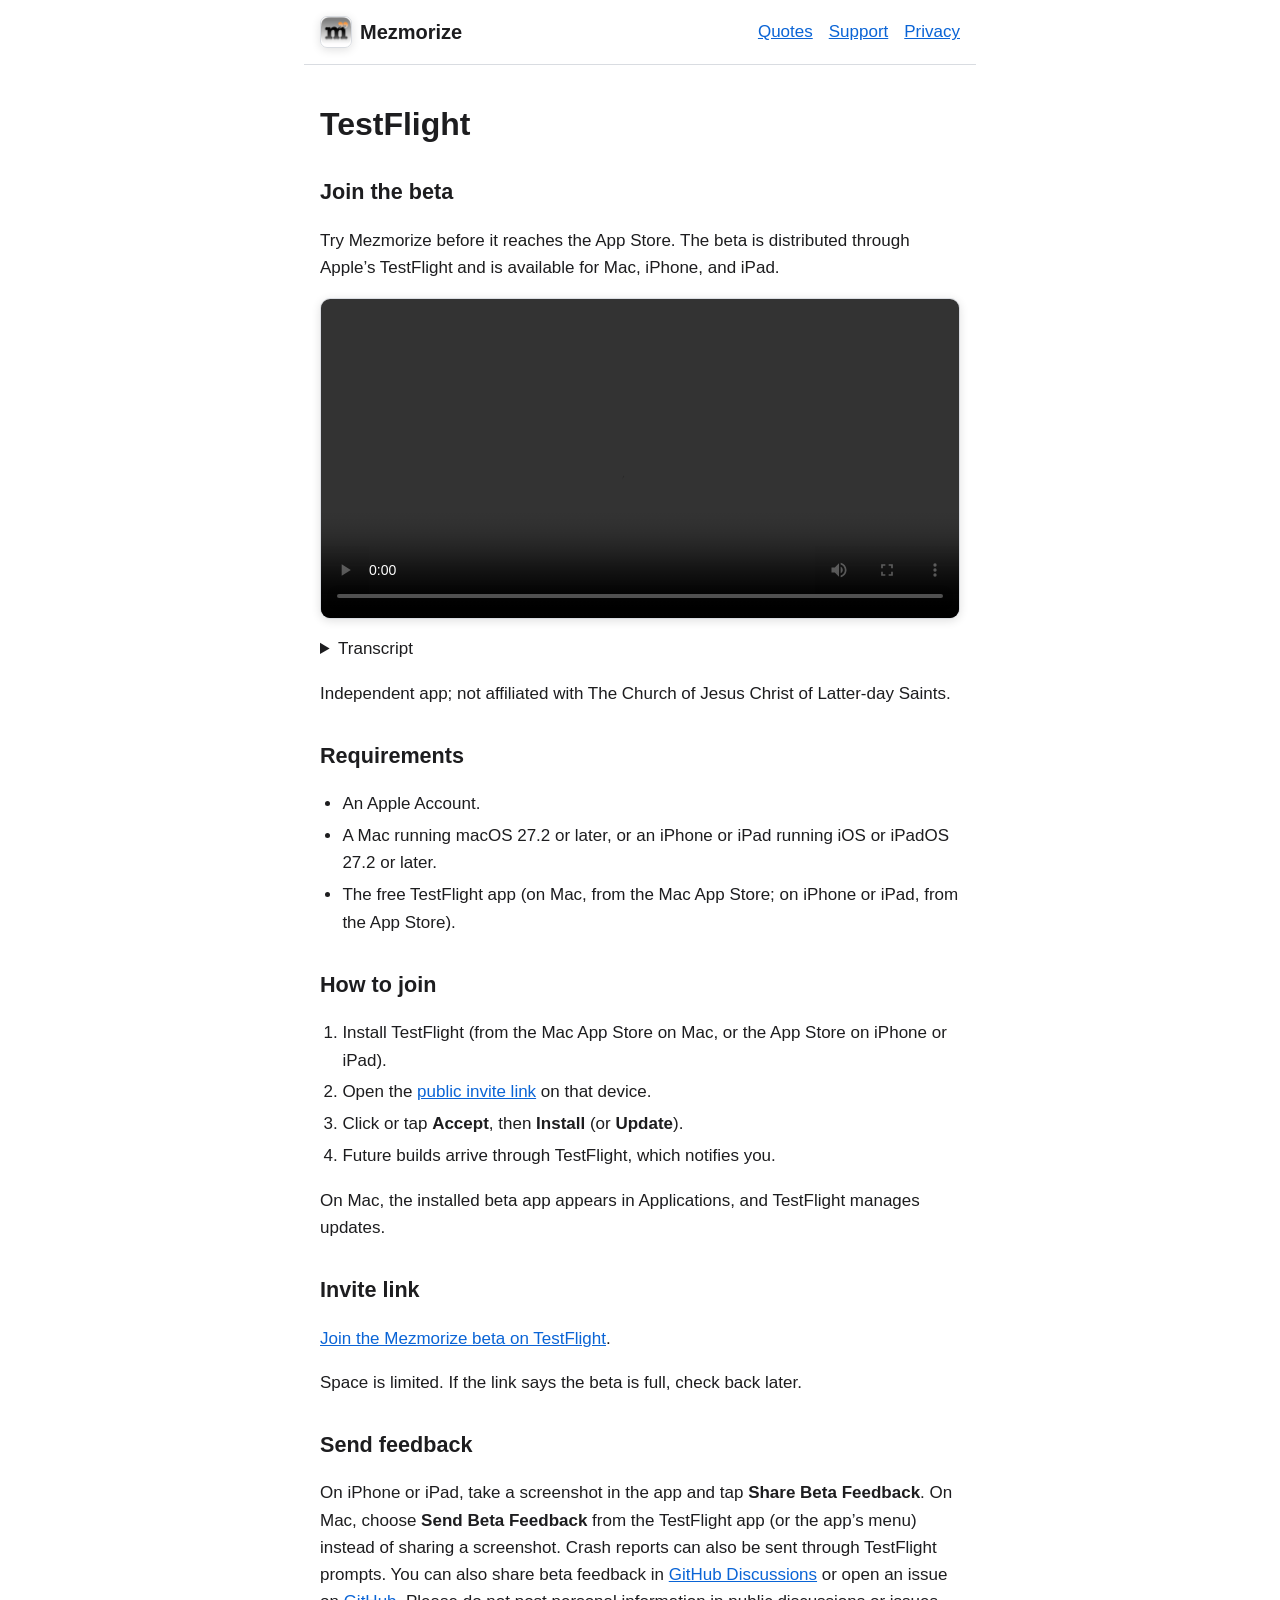
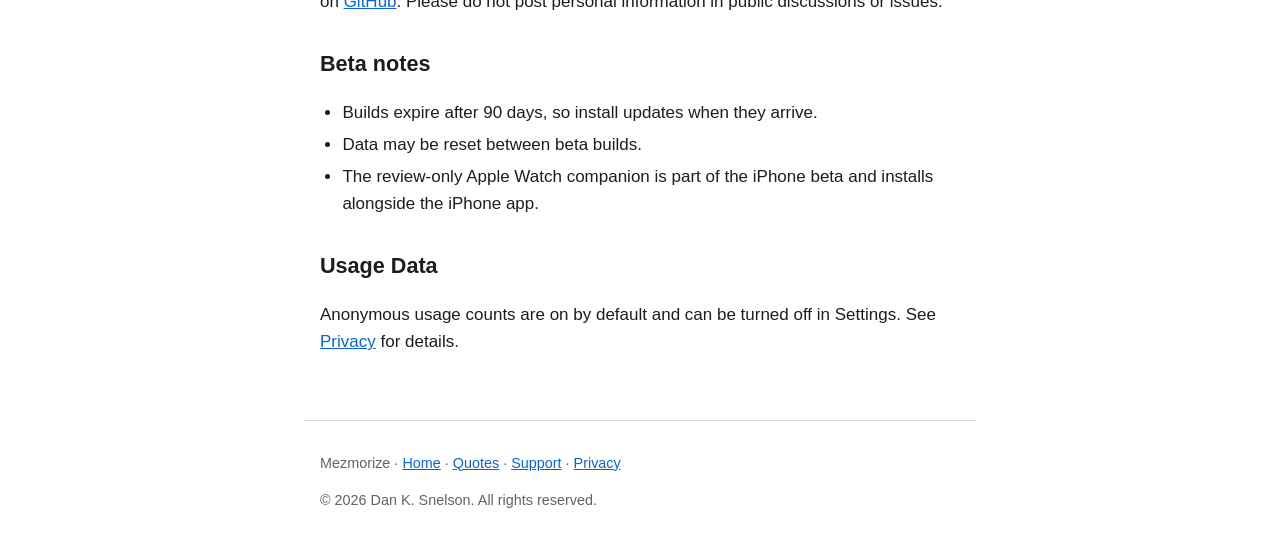
<file: testflight.html>
<!doctype html>
<html lang="en">
<head>
<meta charset="utf-8">
<meta name="viewport" content="width=device-width, initial-scale=1">
<title>Mezmorize TestFlight</title>
<meta name="description" content="How to join the Mezmorize beta for Mac, iPhone, and iPad with Apple TestFlight.">
<link rel="stylesheet" href="style.css">
</head>
<body>
<header>
<a class="brand" href="index.html"><img src="images/mezmorize_icon_128.png" alt="" width="32" height="32">Mezmorize</a>
<nav><a href="quotes.html">Quotes</a><a href="support.html">Support</a><a href="privacy.html">Privacy</a></nav>
</header>
<main>
<h1>TestFlight</h1>
<h2>Join the beta</h2>
<p>Try Mezmorize before it reaches the App Store. The beta is distributed through Apple&rsquo;s TestFlight and is available for Mac, iPhone, and iPad.</p>
<video controls playsinline preload="metadata" width="1280" height="720" aria-label="Mezmorize in 60 seconds">
<source src="images/Mezmorize-in-60-Seconds.mp4" type="video/mp4">
<a href="images/Mezmorize-in-60-Seconds.mp4">Watch the 60-second intro video (MP4)</a>.
</video>
<details>
<summary>Transcript</summary>
<p>Hi! This is Mezmorize, a free app for remembering the scriptures and Conference quotes you love. Sixty seconds. Here we go.</p>
<p>You mark a verse in Gospel Library, hear a line in Conference, and a week later it&rsquo;s fading. Reading once isn&rsquo;t enough.</p>
<p>Mezmorize uses the Three-minute Memory Method: five quick reviews over a year. Today, next week, next month, next quarter, next year. Total time is said to be about three minutes.</p>
<p>Adding is easy. In Gospel Library, tap Share on a verse, hymn, or Conference paragraph and choose Mezmorize. Check it, save it. Or import a ready-made set.</p>
<p>Each day, Today&rsquo;s Review shows what&rsquo;s due. Hide the words, or slide a virtual index card down one phrase at a time. Then tap Mark Reviewed.</p>
<p>Join the free TestFlight beta for Mac, iPhone, and iPad. Your quotes sync privately through your iCloud, with no account. Scan, add a quote, and start remembering.</p>
</details>
<p>Independent app; not affiliated with The Church of Jesus Christ of Latter-day Saints.</p>
<h2>Requirements</h2>
<ul>
<li>An Apple Account.</li>
<li>A Mac running macOS 27.2 or later, or an iPhone or iPad running iOS or iPadOS 27.2 or later.</li>
<li>The free TestFlight app (on Mac, from the Mac App Store; on iPhone or iPad, from the App Store).</li>
</ul>
<h2>How to join</h2>
<ol>
<li>Install TestFlight (from the Mac App Store on Mac, or the App Store on iPhone or iPad).</li>
<li>Open the <a href="https://testflight.apple.com/join/eUaAkxR5">public invite link</a> on that device.</li>
<li>Click or tap <strong>Accept</strong>, then <strong>Install</strong> (or <strong>Update</strong>).</li>
<li>Future builds arrive through TestFlight, which notifies you.</li>
</ol>
<p>On Mac, the installed beta app appears in Applications, and TestFlight manages updates.</p>
<h2>Invite link</h2>
<p><a href="https://testflight.apple.com/join/eUaAkxR5">Join the Mezmorize beta on TestFlight</a>.</p>
<p>Space is limited. If the link says the beta is full, check back later.</p>
<h2>Send feedback</h2>
<p>On iPhone or iPad, take a screenshot in the app and tap <strong>Share Beta Feedback</strong>. On Mac, choose <strong>Send Beta Feedback</strong> from the TestFlight app (or the app&rsquo;s menu) instead of sharing a screenshot. Crash reports can also be sent through TestFlight prompts. You can also share beta feedback in <a href="https://github.com/dan-snelson/mezmorize-app/discussions/categories/testflight-feedback">GitHub Discussions</a> or open an issue on <a href="https://github.com/dan-snelson/mezmorize-app/issues">GitHub</a>. Please do not post personal information in public discussions or issues.</p>
<h2>Beta notes</h2>
<ul>
<li>Builds expire after 90 days, so install updates when they arrive.</li>
<li>Data may be reset between beta builds.</li>
<li>The review-only Apple Watch companion is part of the iPhone beta and installs alongside the iPhone app.</li>
</ul>
<h2>Usage Data</h2>
<p>Anonymous usage counts are on by default and can be turned off in Settings. See <a href="privacy.html">Privacy</a> for details.</p>
</main>
<footer>
<p>Mezmorize &middot; <a href="index.html">Home</a> &middot; <a href="quotes.html">Quotes</a> &middot; <a href="support.html">Support</a> &middot; <a href="privacy.html">Privacy</a></p>
<p>&copy; 2026 Dan K. Snelson. All rights reserved.</p>
</footer>
</body>
</html>
</file>
<file: style.css>
:root{--bg:#fff;--fg:#1d1d1f;--muted:#5f6368;--accent:#0a64d6;--card:#f4f5f7;--border:#d9dce1}
@media (prefers-color-scheme:dark){:root{--bg:#111214;--fg:#ececee;--muted:#a0a4ab;--accent:#6cb2ff;--card:#1b1d21;--border:#2e3137}}
*{box-sizing:border-box}
body{margin:0;background:var(--bg);color:var(--fg);font:17px/1.6 -apple-system,BlinkMacSystemFont,"Segoe UI",Roboto,Helvetica,Arial,sans-serif}
a{color:var(--accent)}
header,main,footer{max-width:42rem;margin:0 auto;padding:1rem 16px}
header{display:flex;flex-wrap:wrap;justify-content:space-between;align-items:center;gap:.5rem;border-bottom:1px solid var(--border)}
.brand{display:inline-flex;align-items:center;gap:.5rem;font-weight:700;font-size:1.25rem;color:var(--fg);text-decoration:none}
.brand img{width:32px;height:32px;border-radius:7px}
nav a{margin-left:1rem}
h1{font-size:2rem;line-height:1.2;margin:1.5rem 0 .5rem}
h2{font-size:1.35rem;margin:2rem 0 .5rem}
.lead{font-size:1.15rem;color:var(--muted)}
ol,ul{padding-left:1.4rem}
li{margin:.3rem 0}
.card{background:var(--card);border:1px solid var(--border);border-radius:12px;padding:.25rem 1rem;margin:1rem 0}
footer{border-top:1px solid var(--border);color:var(--muted);font-size:.9rem;margin-top:2rem}
figure{margin:1rem 0}
figcaption{color:var(--muted);font-size:.9rem;margin-top:.4rem}
img,video{display:block;max-width:100%;height:auto;border-radius:10px;border:1px solid var(--border);box-shadow:0 2px 10px rgba(0,0,0,.12)}
video{margin:1rem 0}
.shots,.pair{display:grid;grid-template-columns:1fr;gap:1rem}
.shots figure,.pair figure{margin:0}
@media (min-width:600px){.shots,.pair{grid-template-columns:1fr 1fr}.wide{grid-column:1/-1}}
h3{font-size:1.1rem;margin:1.5rem 0 .5rem}
.phones{display:grid;grid-template-columns:1fr 1fr;gap:1rem;margin:1rem 0}
.phones figure{margin:0}
.phones img{max-width:14rem;margin:0 auto}
@media (min-width:600px){.phones{grid-template-columns:repeat(4,1fr)}}
details.platform{margin:1rem 0}
details.platform>summary{cursor:pointer;font-weight:600;font-size:1.15rem;padding:.4rem 0}
details.platform[open]>summary{margin-bottom:.75rem}
figure img.zoomable{cursor:zoom-in}
dialog.lightbox{border:0;padding:0;background:transparent;color:#fff;width:100%;height:100%;max-width:100vw;max-height:100vh;overflow:hidden;cursor:zoom-out}
dialog.lightbox[open]{display:flex;flex-direction:column;align-items:center;justify-content:center;gap:.75rem}
dialog.lightbox::backdrop{background:rgba(0,0,0,.9)}
dialog.lightbox img{max-width:96vw;max-height:84vh;width:auto;height:auto;object-fit:contain;border:0;border-radius:6px;box-shadow:none;margin:0}
dialog.lightbox p{margin:0;padding:0 16px;max-width:96vw;text-align:center;font-size:.95rem;color:#ececee}
dialog.lightbox .lightbox-close{position:absolute;top:.5rem;right:.75rem;width:2.5rem;height:2.5rem;border:0;border-radius:50%;background:rgba(255,255,255,.15);color:#fff;font-size:1.75rem;line-height:1;cursor:pointer}
dialog.lightbox .lightbox-close:hover,dialog.lightbox .lightbox-close:focus-visible{background:rgba(255,255,255,.3)}
@media (prefers-reduced-motion:no-preference){dialog.lightbox[open]{animation:lbfade .18s ease-out}dialog.lightbox[open]::backdrop{animation:lbfade .18s ease-out}@keyframes lbfade{from{opacity:0}to{opacity:1}}}
</file>
